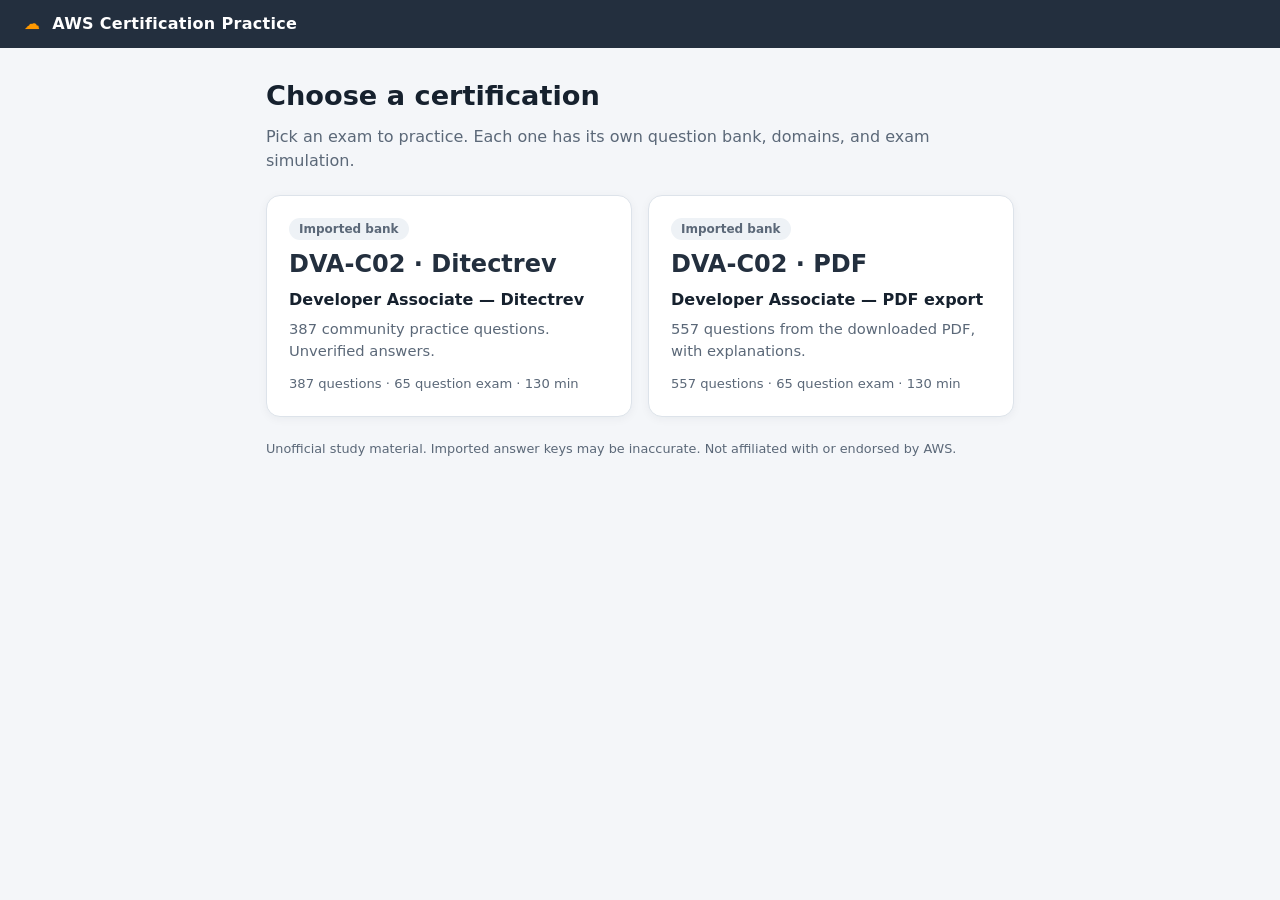
<file: index.html>
<!DOCTYPE html>
<html lang="en">
<head>
<meta charset="UTF-8">
<meta name="viewport" content="width=device-width, initial-scale=1">
<title>AWS Certification Practice</title>
<link rel="stylesheet" href="styles.css">
</head>
<body>
<header class="top">
  <a href="#" id="brand" class="brand"><span class="logo">&#9729;</span> <span id="brandText">AWS Certification Practice</span></a>
  <div id="timer" class="timer hidden" aria-live="off"></div>
</header>

<main>
  <!-- Home screen -->
  <section id="home">
    <h1>Choose a certification</h1>
    <p class="lead">Pick an exam to practice. Each one has its own question bank, domains, and exam simulation.</p>
    <div id="certGrid" class="cert-grid"></div>
    <p class="note">Unofficial study material. Imported answer keys may be inaccurate. Not affiliated with or endorsed by AWS.</p>
  </section>

  <!-- Start screen -->
  <section id="start" class="card hidden">
    <button id="backHome" class="back" type="button">&larr; All certifications</button>
    <h1 id="certTitle"></h1>
    <p class="lead">Practice for the <span id="certCode"></span> exam with a bank of <strong id="bankSize"></strong> unofficial questions across <span id="domainCount"></span> exam domains.</p>

    <div class="modes">
      <label class="mode"><input type="radio" name="mode" value="exam" checked>
        <span><strong>Exam simulation</strong><small id="examDesc"></small></span></label>
      <label class="mode"><input type="radio" name="mode" value="practice">
        <span><strong>Practice mode</strong><small>Instant feedback and explanations after each question. No timer.</small></span></label>
      <label class="mode"><input type="radio" name="mode" value="quick">
        <span><strong>Quick quiz</strong><small>20 random questions with instant feedback.</small></span></label>
    </div>

    <div class="field">
      <label for="domainSel">Domain focus</label>
      <select id="domainSel"></select>
    </div>

    <button id="startBtn" class="btn primary">Start</button>

    <div class="weights" id="weights"></div>
    <p id="bankNotice" class="note">Unofficial practice questions written for study purposes. Not affiliated with or endorsed by AWS.</p>
  </section>

  <!-- Quiz screen -->
  <section id="quiz" class="card hidden">
    <div class="progress-row">
      <span id="counter"></span>
      <span id="domainTag" class="tag"></span>
    </div>
    <div class="bar"><div id="barFill"></div></div>
    <h2 id="question"></h2>
    <div id="questionImages" class="question-images"></div>
    <p id="hint" class="hint"></p>
    <p id="questionSource" class="note hidden"></p>
    <div id="options" class="options" role="radiogroup"></div>
    <div id="feedback" class="feedback hidden"></div>
    <div class="nav">
      <button id="prevBtn" class="btn">Previous</button>
      <button id="flagBtn" class="btn ghost">Flag for review</button>
      <button id="checkBtn" class="btn primary hidden">Check answer</button>
      <button id="nextBtn" class="btn primary">Next</button>
    </div>
    <div id="map" class="map"></div>
  </section>

  <!-- Results screen -->
  <section id="results" class="card hidden">
    <h1>Results</h1>
    <div class="score-wrap">
      <div id="scoreCircle" class="score-circle"><span id="scorePct"></span></div>
      <div>
        <p id="verdict" class="verdict"></p>
        <p id="scoreText"></p>
        <p id="timeText"></p>
      </div>
    </div>
    <h3>By domain</h3>
    <div id="domainBreakdown"></div>
    <h3>Review</h3>
    <div class="filters">
      <button class="btn small active" data-f="all">All</button>
      <button class="btn small" data-f="wrong">Incorrect</button>
      <button class="btn small" data-f="flagged">Flagged</button>
    </div>
    <div id="review"></div>
    <div class="nav">
      <button id="retryWrong" class="btn">Retry incorrect</button>
      <button id="restart" class="btn primary">New attempt</button>
    </div>
  </section>
</main>

<script src="certs/manifest.js"></script>
<script src="certs/loader.js"></script>
<script src="app.js"></script>
</body>
</html>
</file>
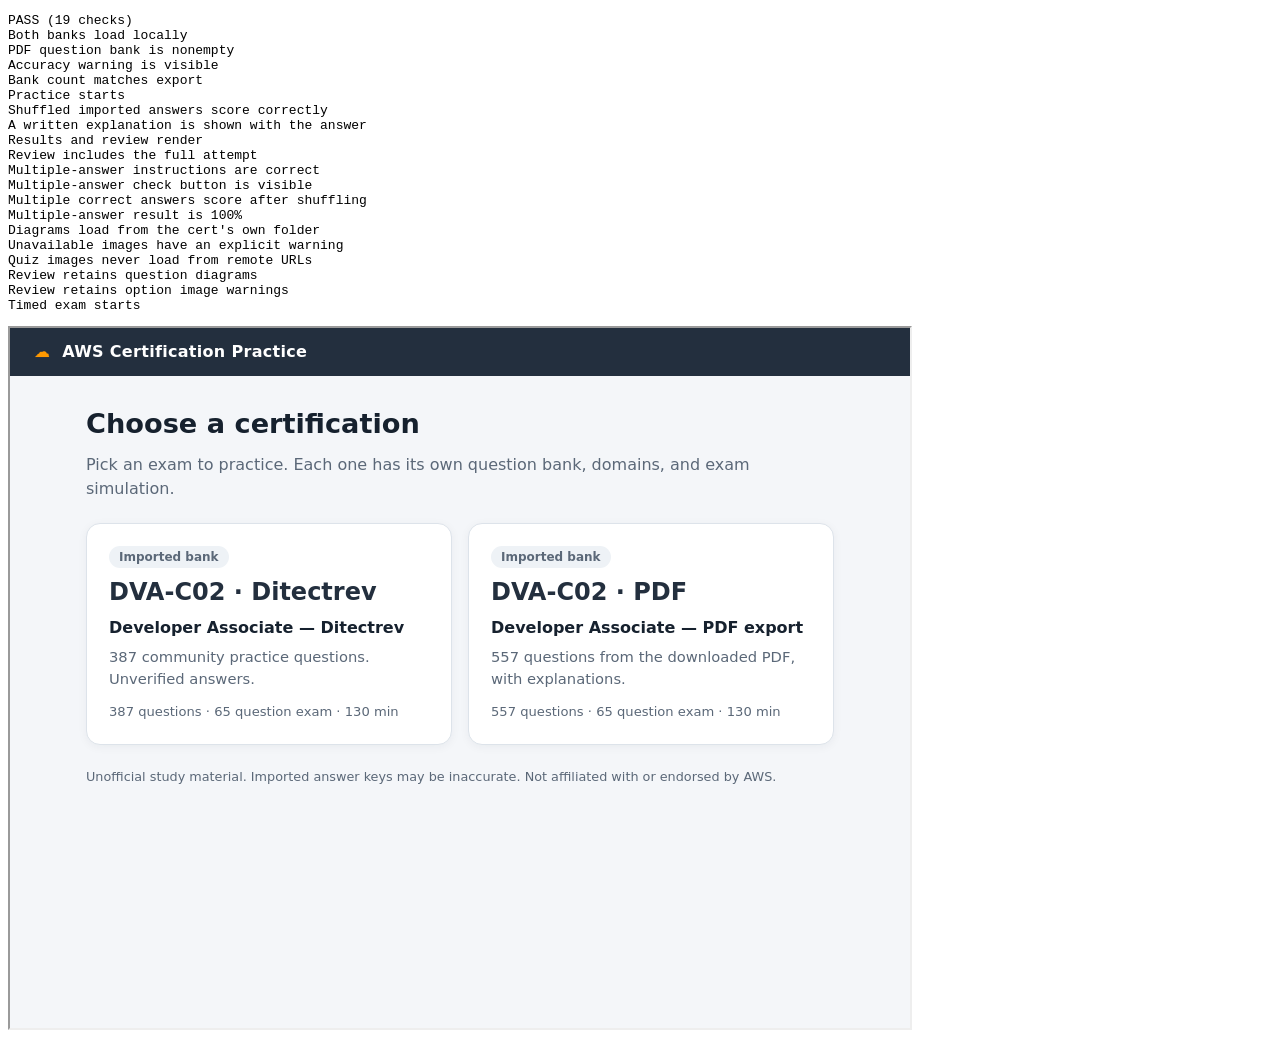
<file: tests/browser_smoke.html>
<!DOCTYPE html>
<html lang="en">
<meta charset="UTF-8">
<title>Offline quiz browser smoke tests</title>
<pre id="results">RUNNING</pre>
<iframe id="app" src="../index.html" title="Quiz under test" style="width:900px;height:700px"></iframe>
<script>
const frame = document.getElementById("app");
const report = document.getElementById("results");
frame.onload = () => {
  const passed = [];
  try {
    const win = frame.contentWindow;
    const doc = win.document;
    const $ = id => doc.getElementById(id);
    const assert = (condition, label) => {
      if (!condition) throw new Error(label);
      passed.push(label);
    };
    win.confirm = () => true;
    assert(doc.querySelectorAll(".cert-card").length === 2, "Both banks load locally");
    const bank = win.CERTS["dva-c02-pdf"];
    assert(bank.questions.length > 0, "PDF question bank is nonempty");
    doc.querySelector('[data-id="dva-c02-pdf"]').click();
    assert($("bankNotice").textContent.includes("not AWS-verified"), "Accuracy warning is visible");
    assert($("bankSize").textContent === String(bank.questions.length), "Bank count matches export");
    doc.querySelector('input[value="practice"]').checked = true;
    $("startBtn").click();
    assert(!$("quiz").classList.contains("hidden"), "Practice starts");
    const question = bank.questions.find(q => q.q === $("question").textContent);
    const correct = question.ma.map(index => question.o[index]);
    Array.from(doc.querySelectorAll(".opt")).forEach(button => {
      if (correct.includes(button.lastChild.firstChild.textContent)) button.click();
    });
    if (correct.length > 1) $("checkBtn").click();
    assert($("feedback").classList.contains("ok"), "Shuffled imported answers score correctly");
    assert($("feedback").textContent.length > 200, "A written explanation is shown with the answer");
    Array.from($("map").children).at(-1).click();
    $("nextBtn").click();
    assert(!$("results").classList.contains("hidden"), "Results and review render");
    assert(doc.querySelectorAll(".rv").length === bank.questions.length, "Review includes the full attempt");
    $("brand").click();

    bank.questions = [{d:0, q:"Synthetic choose-two question", o:["First", "Second", "Third"],
      ma:[0,2], e:"Synthetic explanation", images:[], optionImages:[[],[],[]]}];
    doc.querySelector('[data-id="dva-c02-pdf"]').click();
    $("startBtn").click();
    assert($("hint").textContent === "Choose 2 answers.", "Multiple-answer instructions are correct");
    doc.querySelectorAll(".opt").forEach(button => {
      if (["First", "Third"].includes(button.lastChild.textContent)) button.click();
    });
    assert(!$("checkBtn").classList.contains("hidden"), "Multiple-answer check button is visible");
    $("checkBtn").click();
    assert($("feedback").classList.contains("ok"), "Multiple correct answers score after shuffling");
    $("nextBtn").click();
    assert($("scorePct").textContent === "100%", "Multiple-answer result is 100%");
    $("brand").click();

    bank.questions = [{d:0, q:"Synthetic diagram question", o:["First", "Second"], ma:[0], e:"Diagram test",
      images:[{path:"assets/q29-s1.jpg", alt:"Synthetic diagram"}],
      optionImages:[[{url:"https://example.invalid/private.png", alt:"Missing option diagram"}],[]]}];
    doc.querySelector('[data-id="dva-c02-pdf"]').click();
    $("startBtn").click();
    assert($("questionImages").querySelector("img").getAttribute("src").startsWith("certs/dva-c02-pdf/assets/"), "Diagrams load from the cert's own folder");
    assert(doc.querySelector(".image-warning").textContent.includes("Missing option diagram"), "Unavailable images have an explicit warning");
    assert(!doc.querySelector('img[src^="https:"]'), "Quiz images never load from remote URLs");
    const diagramAnswer = Array.from(doc.querySelectorAll(".opt")).find(button => button.lastChild.firstChild.textContent === "First");
    diagramAnswer.click();
    $("nextBtn").click();
    assert(doc.querySelector(".rv .question-image"), "Review retains question diagrams");
    assert(doc.querySelector(".rv .image-warning"), "Review retains option image warnings");
    $("brand").click();

    doc.querySelector('[data-id="dva-c02-ditectrev"]').click();
    doc.querySelector('input[value="exam"]').checked = true;
    $("startBtn").click();
    assert(!$("timer").classList.contains("hidden"), "Timed exam starts");
    $("brand").click();
    report.textContent = `PASS (${passed.length} checks)\n` + passed.join("\n");
    document.title = "PASS — Offline quiz smoke tests";
  } catch (error) {
    report.textContent = "FAIL\n" + error.stack + "\nPassed:\n" + passed.join("\n");
    document.title = "FAIL — Offline quiz smoke tests";
  }
};
</script>
</html>
</file>
<file: styles.css>
:root{
  --bg:#f4f6f9; --card:#fff; --ink:#16212e; --muted:#5b6878; --line:#dde3ea;
  --accent:#ff9900; --accent-d:#c97700; --navy:#232f3e;
  --ok:#1a7f4b; --okbg:#e6f5ec; --bad:#c0392b; --badbg:#fbeaea; --sel:#e8f1fb;
  color-scheme: light;
}
*{box-sizing:border-box}
body{margin:0;font-family:system-ui,-apple-system,"Segoe UI",Roboto,sans-serif;background:var(--bg);color:var(--ink);line-height:1.5}
.hidden{display:none!important}
.top{background:var(--navy);color:#fff;display:flex;justify-content:space-between;align-items:center;padding:12px 24px;position:sticky;top:0;z-index:5}
.brand{font-weight:700;letter-spacing:.3px;color:#fff;text-decoration:none}
.logo{color:var(--accent);margin-right:6px}
.timer{font-variant-numeric:tabular-nums;background:#0f1822;padding:4px 12px;border-radius:999px;font-weight:600}
.timer.low{background:var(--bad)}
main{max-width:780px;margin:28px auto;padding:0 16px 60px}
.card{background:var(--card);border:1px solid var(--line);border-radius:14px;padding:28px;box-shadow:0 2px 10px rgba(20,30,50,.05)}
h1{margin:0 0 8px;font-size:1.7rem}
h2{font-size:1.2rem;line-height:1.45;margin:18px 0}
h3{margin:26px 0 10px}
.lead{color:var(--muted);margin-top:0}
.modes{display:grid;gap:10px;margin:20px 0}
.mode{display:flex;gap:12px;align-items:flex-start;border:1.5px solid var(--line);border-radius:10px;padding:12px 14px;cursor:pointer}
.mode:has(input:checked){border-color:var(--accent);background:#fff8ec}
.mode small{display:block;color:var(--muted)}
.field{margin:14px 0 20px}
.field label{display:block;font-weight:600;margin-bottom:6px}
select{width:100%;padding:10px;border-radius:8px;border:1.5px solid var(--line);font-size:1rem;background:#fff}
.btn{font:inherit;padding:10px 18px;border-radius:8px;border:1.5px solid var(--line);background:#fff;cursor:pointer;color:var(--ink)}
.btn:hover:not(:disabled){border-color:var(--navy)}
.btn:disabled{opacity:.4;cursor:not-allowed}
.btn.primary{background:var(--accent);border-color:var(--accent);color:#111;font-weight:700}
.btn.primary:hover:not(:disabled){background:var(--accent-d);border-color:var(--accent-d);color:#fff}
.btn.ghost.on{background:#fff4d6;border-color:var(--accent)}
.btn.small{padding:5px 12px;font-size:.9rem}
.btn.small.active{background:var(--navy);color:#fff;border-color:var(--navy)}
.weights{display:flex;flex-wrap:wrap;gap:8px;margin-top:22px}
.weights span{background:#eef2f6;border-radius:999px;padding:4px 12px;font-size:.85rem;color:var(--muted)}
.note{color:var(--muted);font-size:.8rem;margin-top:18px}
.progress-row{display:flex;justify-content:space-between;align-items:center;color:var(--muted);font-size:.9rem}
.tag{background:#eef2f6;padding:3px 10px;border-radius:999px;font-size:.78rem}
.bar{height:6px;background:#e8edf2;border-radius:3px;margin-top:8px;overflow:hidden}
#barFill{height:100%;background:var(--accent);width:0;transition:width .25s}
.options{display:grid;gap:10px}
.opt{display:flex;gap:12px;text-align:left;width:100%;font:inherit;padding:12px 14px;border:1.5px solid var(--line);border-radius:10px;background:#fff;cursor:pointer;color:var(--ink)}
.opt:hover:not(:disabled){border-color:var(--navy)}
.opt .k{flex:0 0 26px;height:26px;border-radius:50%;background:#eef2f6;display:grid;place-items:center;font-weight:700;font-size:.85rem}
.opt.selected{border-color:#2f7fd1;background:var(--sel)}
.opt.correct{border-color:var(--ok);background:var(--okbg)}
.opt.wrong{border-color:var(--bad);background:var(--badbg)}
.opt:disabled{cursor:default}
.feedback{margin-top:16px;padding:12px 14px;border-radius:10px;background:#f1f5f9;border-left:4px solid var(--navy)}
.feedback.ok{background:var(--okbg);border-color:var(--ok)}
.feedback.bad{background:var(--badbg);border-color:var(--bad)}
.nav{display:flex;gap:10px;justify-content:space-between;margin-top:22px;flex-wrap:wrap}
.map{display:flex;flex-wrap:wrap;gap:5px;margin-top:22px}
.map button{width:30px;height:30px;border-radius:6px;border:1px solid var(--line);background:#fff;font-size:.75rem;cursor:pointer}
.map button.answered{background:var(--sel);border-color:#2f7fd1}
.map button.flag{outline:2px solid var(--accent)}
.map button.cur{background:var(--navy);color:#fff;border-color:var(--navy)}
.score-wrap{display:flex;gap:24px;align-items:center;flex-wrap:wrap;margin:14px 0}
.score-circle{--p:0;width:130px;height:130px;border-radius:50%;display:grid;place-items:center;
  background:conic-gradient(var(--c,var(--accent)) calc(var(--p)*1%),#e8edf2 0)}
.score-circle span{width:100px;height:100px;border-radius:50%;background:#fff;display:grid;place-items:center;font-size:1.6rem;font-weight:800}
.verdict{font-size:1.3rem;font-weight:800;margin:0}
.verdict.pass{color:var(--ok)} .verdict.fail{color:var(--bad)}
.dom-row{margin:10px 0}
.dom-row .lbl{display:flex;justify-content:space-between;font-size:.92rem}
.dom-row .track{height:8px;background:#e8edf2;border-radius:4px;overflow:hidden;margin-top:4px}
.dom-row .fill{height:100%;background:var(--accent)}
.filters{display:flex;gap:8px;margin-bottom:10px}
.rv{border:1px solid var(--line);border-radius:10px;padding:14px;margin:10px 0}
.rv.right{border-left:5px solid var(--ok)} .rv.miss{border-left:5px solid var(--bad)}
.rv p{margin:6px 0}
.rv .you{color:var(--bad)} .rv .ans{color:var(--ok)}
.rv .ex{color:var(--muted);font-size:.92rem}
@media(max-width:520px){.card{padding:18px}.top{padding:10px 14px}}

.hint{color:var(--muted);font-size:.9rem;margin:-8px 0 12px}

.cert-grid{display:grid;grid-template-columns:repeat(auto-fill,minmax(300px,1fr));gap:16px;margin:22px 0}
.cert-card{display:flex;flex-direction:column;gap:6px;text-align:left;font:inherit;width:100%;background:var(--card);border:1.5px solid var(--line);border-radius:14px;padding:22px;cursor:pointer;color:var(--ink);box-shadow:0 2px 10px rgba(20,30,50,.05)}
.cert-card:hover{border-color:var(--accent);transform:translateY(-1px)}
.cert-card .level{align-self:flex-start;background:#eef2f6;color:var(--muted);border-radius:999px;padding:2px 10px;font-size:.75rem;font-weight:600}
.cert-card .code{font-size:1.5rem;font-weight:800;color:var(--navy)}
.cert-card .title{font-weight:600}
.cert-card .blurb{color:var(--muted);font-size:.92rem}
.cert-card .meta{color:var(--muted);font-size:.82rem;margin-top:6px}
.back{font:inherit;background:none;border:0;color:var(--muted);cursor:pointer;padding:0;margin-bottom:14px}
.back:hover{color:var(--ink)}

#question,.opt,.feedback,.rv{white-space:pre-wrap;overflow-wrap:anywhere}
.question-images:empty{display:none}
.question-image{display:block;max-width:100%;height:auto;margin:12px 0}
.image-warning{display:block;color:var(--bad);font-size:.85rem;margin:8px 0}
#questionSource a,.rv a{color:#245d96;font-size:.82rem}
</file>
